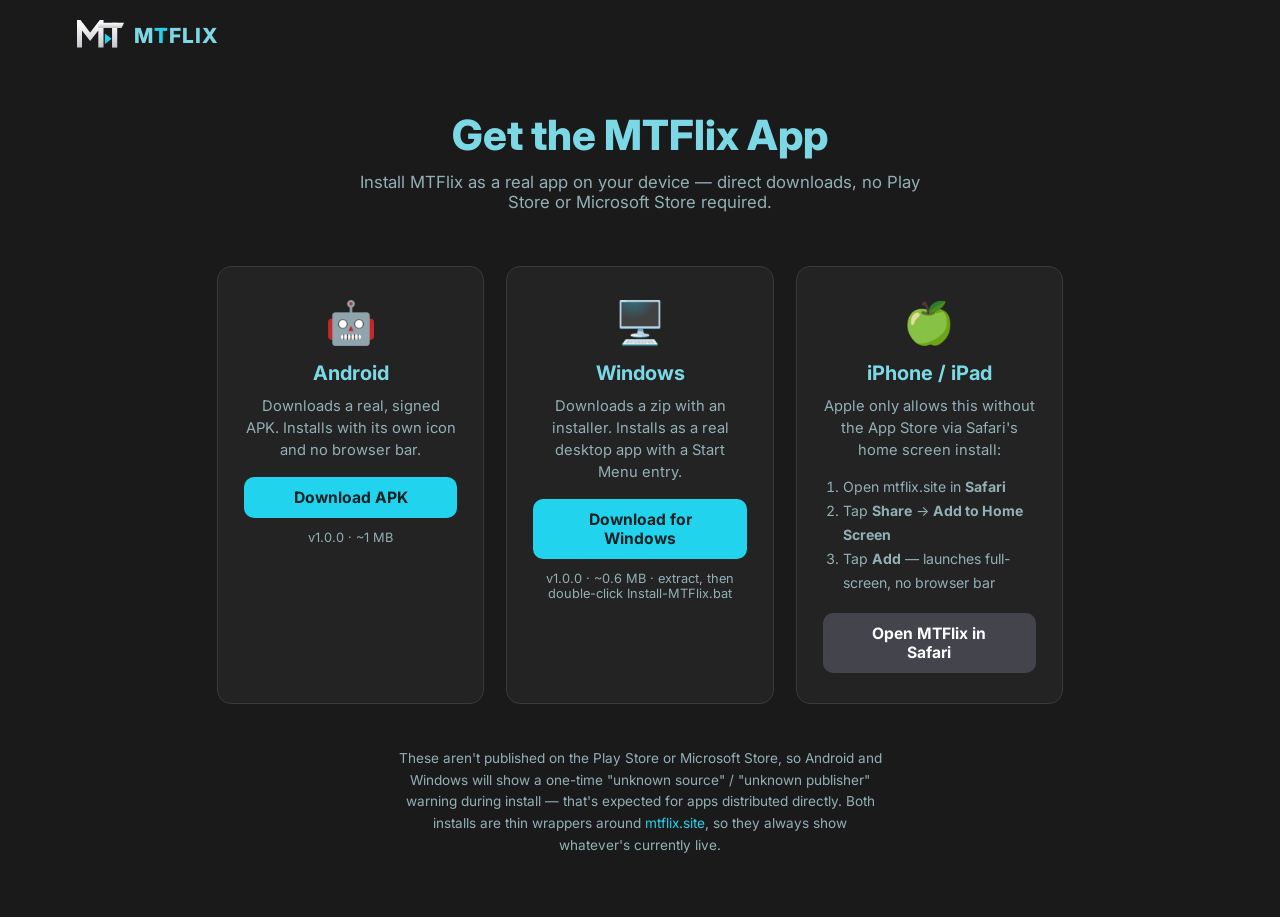
<file: download.html>
<!DOCTYPE html>
<html lang="en">
<head>
  <meta charset="UTF-8" />
  <meta name="viewport" content="width=device-width, initial-scale=1.0" />
  <title>Download MTFlix</title>
  <link rel="icon" type="image/svg+xml" href="favicon.svg" />
  <link rel="icon" type="image/png" sizes="192x192" href="icon-192.png" />
  <meta name="theme-color" content="#0a0a10" />
  <link rel="preconnect" href="https://fonts.googleapis.com" />
  <link rel="preconnect" href="https://fonts.gstatic.com" crossorigin />
  <link href="https://fonts.googleapis.com/css2?family=Inter:wght@400;500;600;700;800&display=swap" rel="stylesheet" />
  <link rel="stylesheet" href="styles.css?v=6" />
  <style>
    .dl-header {
      display: flex;
      align-items: center;
      gap: 10px;
      padding: 20px 6%;
    }
    .dl-header img { height: 30px; width: auto; }
    .dl-header span { font-size: 1.3rem; font-weight: 800; letter-spacing: 1px; }
    .dl-header span.accent { color: var(--accent); }

    .dl-hero {
      text-align: center;
      padding: 40px 6% 10px;
    }
    .dl-hero h1 { font-size: clamp(1.8rem, 4vw, 2.6rem); font-weight: 800; margin-bottom: 12px; }
    .dl-hero p { color: var(--muted); font-size: 1.05rem; max-width: 560px; margin: 0 auto; }

    .dl-grid {
      display: grid;
      grid-template-columns: repeat(auto-fit, minmax(260px, 1fr));
      gap: 22px;
      max-width: 1000px;
      margin: 44px auto;
      padding: 0 6%;
    }
    .dl-card {
      background: var(--surface);
      border: 1px solid var(--border);
      border-radius: 14px;
      padding: 30px 26px;
      display: flex;
      flex-direction: column;
      align-items: center;
      text-align: center;
      gap: 10px;
    }
    .dl-icon { font-size: 2.6rem; margin-bottom: 4px; }
    .dl-card h2 { font-size: 1.25rem; font-weight: 700; }
    .dl-card p.dl-desc { color: var(--muted); font-size: 0.92rem; line-height: 1.5; min-height: 66px; }
    .dl-card .btn { width: 100%; justify-content: center; margin-top: 6px; }
    .dl-meta { color: var(--muted); font-size: 0.8rem; margin-top: 2px; }

    .dl-steps {
      text-align: left;
      color: var(--muted);
      font-size: 0.88rem;
      line-height: 1.7;
      padding-left: 20px;
      margin: 4px 0 2px;
    }

    .dl-note {
      max-width: 640px;
      margin: 0 auto 60px;
      padding: 0 6%;
      text-align: center;
      color: var(--muted);
      font-size: 0.85rem;
      line-height: 1.6;
    }
    .dl-note a { color: var(--accent); }
  </style>
</head>
<body>

  <header class="dl-header">
    <a href="index.html" style="display:flex; align-items:center; gap:8px;">
      <img src="logo.svg" alt="MT" />
      <span>M<span class="accent">T</span>FLIX</span>
    </a>
  </header>

  <section class="dl-hero">
    <h1>Get the MTFlix App</h1>
    <p>Install MTFlix as a real app on your device — direct downloads, no Play Store or Microsoft Store required.</p>
  </section>

  <section class="dl-grid">

    <div class="dl-card">
      <div class="dl-icon">🤖</div>
      <h2>Android</h2>
      <p class="dl-desc">Downloads a real, signed APK. Installs with its own icon and no browser bar.</p>
      <a class="btn btn-accent" id="dl-android" href="https://github.com/Miguel-hub-ui/mtflix/releases/download/app-v1.0.0/MTFlix-Android.apk">Download APK</a>
      <p class="dl-meta">v1.0.0 · ~1 MB</p>
    </div>

    <div class="dl-card">
      <div class="dl-icon">🖥️</div>
      <h2>Windows</h2>
      <p class="dl-desc">Downloads a zip with an installer. Installs as a real desktop app with a Start Menu entry.</p>
      <a class="btn btn-accent" id="dl-windows" href="https://github.com/Miguel-hub-ui/mtflix/releases/download/app-v1.0.0/MTFlix-Windows.zip">Download for Windows</a>
      <p class="dl-meta">v1.0.0 · ~0.6 MB · extract, then double-click Install-MTFlix.bat</p>
    </div>

    <div class="dl-card">
      <div class="dl-icon">🍏</div>
      <h2>iPhone / iPad</h2>
      <p class="dl-desc">Apple only allows this without the App Store via Safari's home screen install:</p>
      <ol class="dl-steps">
        <li>Open mtflix.site in <strong>Safari</strong></li>
        <li>Tap <strong>Share</strong> → <strong>Add to Home Screen</strong></li>
        <li>Tap <strong>Add</strong> — launches full-screen, no browser bar</li>
      </ol>
      <a class="btn btn-ghost" href="index.html">Open MTFlix in Safari</a>
    </div>

  </section>

  <p class="dl-note">
    These aren't published on the Play Store or Microsoft Store, so Android and Windows will show a one-time
    "unknown source" / "unknown publisher" warning during install — that's expected for apps distributed directly.
    Both installs are thin wrappers around <a href="https://mtflix.site">mtflix.site</a>, so they always show whatever's currently live.
  </p>

</body>
</html>
</file>
<file: styles.css>
:root {
  --bg: #1a1a1a;
  --surface: #232323;
  --surface-2: #2e2e2e;
  --border: #3a3a3a;
  --text: #7dd8e6;
  --muted: #93b0b6;
  --accent: #22d3ee;
  --accent-hover: #67e8f9;
  --radius: 10px;
}

* { margin: 0; padding: 0; box-sizing: border-box; }

html { scroll-behavior: smooth; background: var(--bg); }
/* Taps shouldn't flash a grey box, and double-tap shouldn't wait to zoom. */
a, button, input, select, textarea, label, [role="button"], .card {
  -webkit-tap-highlight-color: transparent;
  touch-action: manipulation;
}

/* --- Installed app ---------------------------------------------------------
   html.is-app is set by the inline script in each page's <head> when MTFlix
   runs as an installed app. Strip what makes it feel like a web page: text
   selection, the long-press image/link menu, image dragging, rubber-band
   pull-to-refresh, and content sliding under the phone's status bar / notch. */
html.is-app,
html.is-app body {
  overscroll-behavior-y: none;
}
html.is-app body {
  -webkit-user-select: none;
  user-select: none;
  -webkit-touch-callout: none;
  -webkit-text-size-adjust: 100%;
}
html.is-app input,
html.is-app textarea,
html.is-app [contenteditable="true"] {
  -webkit-user-select: text;
  user-select: text;
  -webkit-touch-callout: default;
}
html.is-app img,
html.is-app a {
  -webkit-user-drag: none;
}
html.is-app .navbar {
  padding-top: calc(16px + env(safe-area-inset-top, 0px));
  padding-left: max(4%, env(safe-area-inset-left, 0px));
  padding-right: max(4%, env(safe-area-inset-right, 0px));
}
html.is-app .watch-shell {
  padding-top: calc(20px + env(safe-area-inset-top, 0px));
}

body {
  background: var(--bg);
  color: var(--text);
  font-family: "Inter", -apple-system, BlinkMacSystemFont, "Segoe UI", sans-serif;
  overflow-x: hidden;
}
body.body-locked {
  position: fixed;
  left: 0;
  right: 0;
  width: 100%;
  overflow-y: scroll;
}

img { display: block; }
a { color: inherit; text-decoration: none; }
button { font-family: inherit; cursor: pointer; }

.hidden { display: none !important; }
.muted { color: var(--muted); font-size: 0.85rem; }

.navbar {
  position: fixed;
  top: 0;
  left: 0;
  right: 0;
  z-index: 100;
  display: flex;
  align-items: center;
  gap: 28px;
  padding: 16px 4%;
  transition: background 0.3s ease;
}
.navbar.scrolled {
  background: rgba(10, 10, 16, 0.92);
  backdrop-filter: blur(12px);
  box-shadow: 0 8px 24px rgba(0, 0, 0, 0.45);
}

.logo {
  display: flex;
  align-items: center;
  gap: 3px;
  font-size: 1.45rem;
  font-weight: 800;
  letter-spacing: 1px;
  color: var(--accent);
  white-space: nowrap;
}
.logo span { color: var(--text); }
.logo-mark {
  height: 32px;
  width: auto;
  display: block;
}
.logo-text {
  color: var(--text);
}

.nav-links {
  display: flex;
  gap: 22px;
  flex: 1;
}
.nav-links a {
  font-size: 0.92rem;
  color: #d5d7de;
  font-weight: 500;
  transition: color 0.2s;
}
.nav-links a:hover, .nav-links a.active { color: var(--text); }
.nav-links a.active { font-weight: 700; }

.nav-burger {
  display: none;
  background: none;
  border: none;
  color: var(--text);
  padding: 6px;
  flex-shrink: 0;
}
.nav-burger svg { width: 24px; height: 24px; }

.nav-search {
  position: relative;
  display: flex;
  align-items: center;
  gap: 8px;
  background: rgba(255, 255, 255, 0.08);
  border: 1px solid transparent;
  border-radius: 24px;
  padding: 7px 14px;
  transition: border-color 0.2s, background 0.2s;
}
.nav-search:focus-within {
  border-color: var(--muted);
  background: rgba(0, 0, 0, 0.6);
}
.nav-search svg { width: 17px; height: 17px; color: var(--muted); flex-shrink: 0; }
.nav-search input {
  background: none;
  border: none;
  outline: none;
  color: var(--text);
  font-size: 0.9rem;
  width: 170px;
  font-family: inherit;
}
.nav-search input::placeholder { color: var(--muted); }

.search-suggest {
  position: absolute;
  top: calc(100% + 12px);
  left: 0;
  width: 340px;
  max-height: 440px;
  overflow-y: auto;
  background: rgba(15, 15, 22, 0.98);
  backdrop-filter: blur(10px);
  border: 1px solid var(--border);
  border-radius: 12px;
  box-shadow: 0 20px 50px rgba(0, 0, 0, 0.6);
  padding: 8px;
  z-index: 200;
}
.search-suggest-item {
  display: flex;
  gap: 12px;
  align-items: center;
  padding: 7px;
  border-radius: 8px;
  cursor: pointer;
}
.search-suggest-item:hover { background: rgba(255, 255, 255, 0.07); }
.search-suggest-item img {
  width: 42px;
  height: 60px;
  object-fit: cover;
  border-radius: 4px;
  background: var(--surface-2);
  flex-shrink: 0;
}
.search-suggest-item .ss-title { font-size: 0.85rem; font-weight: 600; color: var(--text); }
.search-suggest-item .ss-sub { font-size: 0.74rem; color: var(--muted); margin-top: 2px; }
.search-suggest-empty, .search-suggest-loading {
  padding: 16px 10px;
  text-align: center;
  color: var(--muted);
  font-size: 0.85rem;
}
.search-suggest-more {
  padding: 11px 8px;
  text-align: center;
  font-size: 0.82rem;
  font-weight: 600;
  color: var(--accent);
  cursor: pointer;
  border-top: 1px solid var(--border);
  margin-top: 4px;
}
.search-suggest-more:hover { color: var(--accent-hover); }

.avatar {
  width: 34px;
  height: 34px;
  border: none;
  border-radius: 7px;
  background: linear-gradient(135deg, #6c5ce7, #e50914);
  display: grid;
  place-items: center;
  font-weight: 700;
  font-size: 0.95rem;
  cursor: pointer;
  flex-shrink: 0;
  color: #fff;
  font-family: inherit;
}

.profile-gate {
  position: fixed;
  inset: 0;
  z-index: 240;
  background: linear-gradient(to bottom, #0f3d47 0%, var(--bg) 100%);
  display: grid;
  place-items: center;
  overflow-y: auto;
}
.gate-inner {
  text-align: center;
  padding: 40px 20px;
  width: min(760px, 100%);
}
.gate-title {
  font-size: clamp(1.8rem, 4vw, 3rem);
  font-weight: 800;
  margin-bottom: 40px;
}
.profile-grid {
  display: flex;
  flex-wrap: wrap;
  gap: 26px;
  justify-content: center;
  margin-bottom: 36px;
}
.profile-item {
  background: none;
  border: none;
  padding: 0;
  display: flex;
  flex-direction: column;
  align-items: center;
  gap: 12px;
  cursor: pointer;
  font-family: inherit;
  width: 104px;
}
.profile-box {
  width: 104px;
  height: 104px;
  border-radius: 12px;
  display: grid;
  place-items: center;
  position: relative;
  outline: 3px solid transparent;
  outline-offset: 3px;
  transition: transform 0.2s ease, outline-color 0.2s ease;
}
.profile-initial {
  font-size: 2.3rem;
  font-weight: 800;
  color: #fff;
}
.profile-item:hover .profile-box {
  transform: scale(1.07);
  outline-color: #fff;
}
.profile-label {
  font-size: 0.9rem;
  font-weight: 600;
  color: var(--muted);
  max-width: 100%;
  overflow: hidden;
  text-overflow: ellipsis;
  white-space: nowrap;
  transition: color 0.2s;
}
.profile-item:hover .profile-label { color: var(--text); }
.add-tile .profile-box {
  background: transparent !important;
  border: 2px dashed var(--border);
  color: var(--muted);
}
.add-tile:hover .profile-box {
  border-color: #fff;
  color: #fff;
}
.add-tile .profile-initial { font-size: 1.9rem; }
.profile-delete {
  position: absolute;
  top: -9px;
  right: -9px;
  width: 28px;
  height: 28px;
  border-radius: 50%;
  background: var(--accent);
  border: 2px solid #fff;
  color: #fff;
  font-size: 0.72rem;
  display: none;
  place-items: center;
  line-height: 1;
}
.gate-editing .profile-delete { display: grid; }
.gate-manage { margin-top: 4px; }

.add-profile-panel {
  width: min(420px, 92vw);
  margin: 26px auto 0;
  background: var(--surface);
  border: 1px solid var(--border);
  border-radius: 14px;
  padding: 26px;
  text-align: left;
  box-shadow: 0 24px 70px rgba(0, 0, 0, 0.6);
  animation: popIn 0.3s cubic-bezier(0.16, 1, 0.3, 1);
}
.add-profile-panel h2 { margin-bottom: 18px; }
#new-profile-name,
#editor-name {
  display: block;
  width: 100%;
  background: var(--surface-2);
  border: 1px solid var(--border);
  border-radius: 8px;
  color: var(--text);
  padding: 12px 14px;
  font-family: inherit;
  font-size: 0.95rem;
  outline: none;
  margin-bottom: 22px;
  box-sizing: border-box;
}
#new-profile-name:focus,
#editor-name:focus { border-color: var(--accent); }
.swatch-row {
  display: flex;
  gap: 10px;
  flex-wrap: wrap;
  margin-bottom: 20px;
}
.swatch {
  width: 38px;
  height: 38px;
  border-radius: 50%;
  border: none;
  cursor: pointer;
  outline: 3px solid transparent;
  outline-offset: 2px;
  transition: transform 0.15s ease, outline-color 0.15s ease;
}
.swatch.active { outline-color: #fff; }
.swatch:hover { transform: scale(1.12); }
.panel-actions { display: flex; gap: 10px; }
.panel-actions .btn {
  flex: 1;
  justify-content: center;
  padding: 10px 18px;
}

.hero {
  position: relative;
  height: min(88vh, 800px);
  min-height: 520px;
  overflow: hidden;
  cursor: grab;
  /* Swiping/dragging the banner is handled entirely in JS (it needs to tell
     a horizontal swipe from a vertical page-scroll before committing to
     either), and text selection starting under the pointer mid-drag would
     otherwise fight it. */
  touch-action: pan-y;
  user-select: none;
}
.hero-track {
  position: absolute;
  inset: 0;
  display: flex;
  height: 100%;
  transition: transform 0.55s cubic-bezier(0.22, 0.61, 0.36, 1);
}
.hero-track.dragging { transition: none; }
.hero:active { cursor: grabbing; }
.hero-slide {
  position: relative;
  flex: 0 0 100%;
  height: 100%;
  /* Flex items refuse to shrink below their content's min width by
     default; on phones the aspect-ratio deck cards would push the slide
     wider than the viewport and shove the right card off-screen. Allow
     the shrink. */
  min-width: 0;
}
.hero::after {
  content: "";
  position: absolute;
  inset: 0;
  background: linear-gradient(to top, var(--bg) 0%, transparent 14%);
  pointer-events: none;
}

/* Poster deck: five rounded portrait cards fanned across the banner -- a
   tall center card up front, its neighbors stepping down and tucking behind
   it so only part of each outer card peeks out (the owner's sketch). Flex +
   negative margins keeps the overlap self-centering at any viewport width.
   Each card is its own clickable movie. */
.hero-deck {
  position: relative;
  height: 100%;
  display: flex;
  align-items: center;
  justify-content: center;
  /* Top padding clears the fixed navbar; bottom padding clears the dots and
     .rows' -110px overlap into the hero (see .rows / .hero-dots). */
  padding: 96px 3vw 170px;
}
/* Ambient glow behind the deck so the fan reads as lifted off the page. */
.hero-deck-glow {
  position: absolute;
  inset: -10% -6%;
  z-index: 0;
  background: radial-gradient(ellipse 55% 45% at 50% 42%, rgba(34, 211, 238, 0.22), transparent 70%);
  pointer-events: none;
}
.hero-deck-card {
  position: relative;
  flex: 0 0 auto;
  border: none;
  padding: 0;
  border-radius: 20px;
  overflow: hidden;
  background: #0c0c12;
  cursor: pointer;
  translate: 0 0;
  transition: transform 0.4s cubic-bezier(0.22, 0.61, 0.36, 1), box-shadow 0.4s ease, translate 0.3s ease-out;
  box-shadow: 0 16px 36px rgba(0, 0, 0, 0.5);
}
/* Stacking order: center card on top, then the inner pair, outer pair at
   the back -- and any hovered card jumps above its neighbors. */
.hero-deck-slot-0,
.hero-deck-slot-4 { width: 18%; height: 76%; margin: 0 -3%; z-index: 1; }
.hero-deck-slot-1,
.hero-deck-slot-3 { width: 21%; height: 87%; margin: 0 -3%; z-index: 3; }
.hero-deck-slot-2 {
  width: 24%;
  height: 100%;
  z-index: 5;
  box-shadow: 0 24px 54px rgba(0, 0, 0, 0.55), 0 0 0 1px rgba(34, 211, 238, 0.3);
}
.hero-deck-card:hover { transform: translateY(-10px) scale(1.035); z-index: 6; }
/* Staggered fly-in every time a slide becomes active (see setHeroSlide) --
   the center card lands first, then its neighbors fan out from it.
   Deliberately never touches opacity: an animation-delay + fill-mode "both"
   holds the *from* keyframe until the delay elapses, and a backgrounded/
   throttled tab can stall that indefinitely -- with opacity in the mix that
   means an invisible card that never recovers, so the entrance is
   transform-only and worst case it just skips the fly-in. */
.hero-deck-card.hero-deck-enter { animation: hero-deck-in 0.7s cubic-bezier(0.22, 0.9, 0.34, 1) both; }
.hero-deck-slot-2.hero-deck-enter { animation-delay: 0.05s; }
.hero-deck-slot-1.hero-deck-enter,
.hero-deck-slot-3.hero-deck-enter { animation-delay: 0.16s; }
.hero-deck-slot-0.hero-deck-enter,
.hero-deck-slot-4.hero-deck-enter { animation-delay: 0.27s; }
@keyframes hero-deck-in {
  from { transform: translateY(30px) scale(0.94); }
}
.hero-deck-img {
  position: absolute;
  inset: 0;
  width: 100%;
  height: 100%;
  object-fit: cover;
  transition: transform 6s ease-out;
}
.hero-deck-card:hover .hero-deck-img { transform: scale(1.08); }
.hero-deck-shine {
  position: absolute;
  inset: 0;
  background: linear-gradient(135deg, rgba(34, 211, 238, 0.16), transparent 55%);
  mix-blend-mode: screen;
  pointer-events: none;
}
.hero-deck-play {
  position: absolute;
  top: 50%;
  left: 50%;
  width: 54px;
  height: 54px;
  border-radius: 50%;
  background: rgba(6, 8, 12, 0.55);
  backdrop-filter: blur(6px);
  color: #fff;
  display: flex;
  align-items: center;
  justify-content: center;
  opacity: 0;
  transform: translate(-50%, -50%) scale(0.8);
  transition: opacity 0.25s ease, transform 0.25s ease;
}
.hero-deck-card:hover .hero-deck-play { opacity: 1; transform: translate(-50%, -50%) scale(1); }
.hero-deck-play svg { width: 22px; height: 22px; }
.hero-deck-info {
  position: absolute;
  inset: auto 0 0 0;
  padding: 12px 13px 10px;
  background: linear-gradient(to top, rgba(4, 4, 8, 0.92) 15%, transparent);
}
.hero-deck-badge {
  display: inline-block;
  color: var(--accent);
  border: 1px solid rgba(34, 211, 238, 0.5);
  border-radius: 4px;
  padding: 1px 6px;
  font-size: 0.6rem;
  letter-spacing: 1.5px;
  font-weight: 700;
  margin-bottom: 5px;
}
.hero-deck-title {
  font-weight: 800;
  line-height: 1.2;
  font-size: 0.85rem;
  text-shadow: 0 2px 10px rgba(0, 0, 0, 0.7);
  display: -webkit-box;
  -webkit-line-clamp: 1;
  -webkit-box-orient: vertical;
  overflow: hidden;
}
.hero-deck-rating { display: block; margin-top: 4px; color: #ffd166; font-weight: 600; font-size: 0.75rem; }
.hero-deck-slot-2 .hero-deck-title { font-size: clamp(1.05rem, 1.9vw, 1.4rem); }
.hero-deck-slot-2 .hero-deck-info { padding: 14px 16px 12px; }

.btn {
  display: inline-flex;
  align-items: center;
  gap: 9px;
  border: none;
  border-radius: var(--radius);
  padding: 11px 26px;
  font-size: 0.98rem;
  font-weight: 700;
  transition: background 0.2s, transform 0.15s;
}
.btn:active { transform: scale(0.97); }
.btn svg { width: 19px; height: 19px; }
.btn-accent { background: var(--accent); color: #062024; }
.btn-accent:hover { background: var(--accent-hover); }
.btn-ghost { background: rgba(109, 109, 128, 0.45); color: #fff; backdrop-filter: blur(6px); }
.btn-ghost:hover { background: rgba(109, 109, 128, 0.65); }

.hero-dots {
  position: absolute;
  /* Above the row list's z-index: 5 too -- .rows overlaps the bottom of the
     hero by -110px (see .rows) to blend into it, which would otherwise
     bury dots placed too close to the bottom edge underneath that row. */
  z-index: 6;
  left: 50%;
  bottom: 130px;
  transform: translateX(-50%);
  display: flex;
  gap: 8px;
}
/* Little play-triangles, not plain bars -- echoes the logo's own triangle
   mark instead of a generic carousel indicator. */
.hero-dot {
  width: 10px;
  height: 10px;
  border: none;
  padding: 0;
  background: rgba(255, 255, 255, 0.35);
  clip-path: polygon(0% 0%, 100% 50%, 0% 100%);
  transition: background 0.3s, transform 0.3s;
}
.hero-dot.active { background: var(--accent); transform: scale(1.3); }

.hero-nav {
  position: absolute;
  z-index: 3;
  top: 50%;
  transform: translateY(-50%);
  width: 42px;
  height: 42px;
  display: flex;
  align-items: center;
  justify-content: center;
  border: none;
  border-radius: 50%;
  background: rgba(10, 10, 16, 0.45);
  color: #fff;
  backdrop-filter: blur(6px);
  opacity: 0;
  transition: opacity 0.2s, background 0.2s;
}
.hero-nav svg { width: 22px; height: 22px; }
.hero-nav-prev { left: 16px; }
.hero-nav-next { right: 16px; }
.hero:hover .hero-nav { opacity: 1; }
.hero-nav:hover { background: rgba(10, 10, 16, 0.8); }

.rows {
  position: relative;
  z-index: 5;
  margin-top: -110px;
  display: flex;
  flex-direction: column;
  gap: 44px;
  padding-bottom: 60px;
}
.rows.no-hero { margin-top: 0; }

.row-header {
  display: flex;
  align-items: baseline;
  justify-content: space-between;
  padding: 0 4%;
  margin-bottom: 12px;
}
.row-title { font-size: 1.25rem; font-weight: 700; letter-spacing: 0.2px; }
.row-see-more {
  background: none;
  border: 0;
  padding: 4px 0;
  color: var(--accent);
  font-family: inherit;
  font-size: 0.85rem;
  font-weight: 700;
  text-decoration: underline;
  text-underline-offset: 3px;
  white-space: nowrap;
  cursor: pointer;
  transition: color 0.15s;
}
.row-see-more:hover, .row-see-more:focus-visible { color: var(--accent-hover); }
.row-all-header { display: flex; align-items: center; gap: 12px; margin-bottom: 24px; }
.row-all-header .results-title { margin-bottom: 0; }
.row-all-back {
  display: grid;
  place-items: center;
  width: 36px;
  height: 36px;
  flex: none;
  background: var(--surface-2);
  border: 1px solid var(--border);
  border-radius: 50%;
  color: var(--text);
  cursor: pointer;
}
.row-all-back svg { width: 18px; height: 18px; }

.row-body { position: relative; }
.row-scroller {
  display: flex;
  gap: 12px;
  overflow-x: auto;
  scroll-behavior: smooth;
  padding: 8px 4%;
  scrollbar-width: none;
}
.row-scroller::-webkit-scrollbar { display: none; }

.row-nav {
  position: absolute;
  top: 0;
  bottom: 0;
  width: 52px;
  border: none;
  z-index: 10;
  display: grid;
  place-items: center;
  background: rgba(10, 10, 16, 0.55);
  color: #fff;
  opacity: 0;
  transition: opacity 0.25s, background 0.2s;
}
.row-nav svg { width: 26px; height: 26px; }
.row-nav.prev { left: 0; border-radius: 0 var(--radius) var(--radius) 0; }
.row-nav.next { right: 0; border-radius: var(--radius) 0 0 var(--radius); }
.row-nav:hover { opacity: 1; background: rgba(10, 10, 16, 0.75); }
.row-body:hover .row-nav { opacity: 0.85; }

.card {
  position: relative;
  flex-shrink: 0;
  width: 185px;
  border-radius: var(--radius);
  overflow: hidden;
  background: var(--surface);
  cursor: pointer;
  transition: transform 0.25s ease, box-shadow 0.25s ease;
}
.card:hover {
  transform: translateY(-6px) scale(1.03);
  box-shadow: 0 14px 34px rgba(0, 0, 0, 0.55);
  z-index: 5;
}
.card-poster {
  aspect-ratio: 2 / 3;
  width: 100%;
  object-fit: cover;
  background: var(--surface-2);
}
.card-info {
  position: absolute;
  left: 0;
  right: 0;
  bottom: 0;
  padding: 26px 10px 9px;
  background: linear-gradient(to top, rgba(5, 5, 10, 0.96) 30%, transparent);
}
.card-title {
  font-size: 0.82rem;
  font-weight: 600;
  white-space: nowrap;
  overflow: hidden;
  text-overflow: ellipsis;
}
.card-sub {
  display: flex;
  align-items: center;
  gap: 8px;
  margin-top: 3px;
  font-size: 0.72rem;
  color: var(--muted);
}
.card-rating { color: #ffd166; font-weight: 600; }

.card-ep-badge {
  position: absolute;
  top: 8px;
  left: 8px;
  background: rgba(10, 10, 16, 0.75);
  backdrop-filter: blur(6px);
  color: #fff;
  font-size: 0.68rem;
  font-weight: 700;
  letter-spacing: 0.3px;
  padding: 4px 8px;
  border-radius: 6px;
  z-index: 6;
}

.bookmark-btn {
  position: absolute;
  top: 8px;
  right: 8px;
  width: 32px;
  height: 32px;
  border-radius: 50%;
  border: none;
  background: rgba(10, 10, 16, 0.65);
  backdrop-filter: blur(6px);
  color: #fff;
  display: grid;
  place-items: center;
  opacity: 0;
  transition: opacity 0.2s, background 0.2s;
  z-index: 6;
}
.card:hover .bookmark-btn { opacity: 1; }
/* Touch screens have no hover, so the watchlist button would otherwise only
   show after tapping a card. */
@media (hover: none), (max-width: 768px) {
  .bookmark-btn { opacity: 1; }
}
.bookmark-btn svg { width: 15px; height: 15px; fill: none; stroke: currentColor; stroke-width: 2; }
.bookmark-btn:hover { background: var(--accent); }

.card.has-menu .bookmark-btn { right: 44px; }
.card-menu-btn {
  position: absolute;
  top: 8px;
  right: 8px;
  width: 32px;
  height: 32px;
  border-radius: 50%;
  border: none;
  background: rgba(10, 10, 16, 0.65);
  backdrop-filter: blur(6px);
  color: #fff;
  font-size: 1.1rem;
  font-weight: 700;
  line-height: 1;
  display: grid;
  place-items: center;
  cursor: pointer;
  transition: background 0.2s;
  z-index: 7;
}
.card-menu-btn:hover { background: var(--accent); }
.card-menu {
  position: fixed;
  z-index: 500;
  min-width: 130px;
  background: rgba(15, 15, 22, 0.98);
  backdrop-filter: blur(10px);
  border: 1px solid var(--border);
  border-radius: 10px;
  box-shadow: 0 20px 50px rgba(0, 0, 0, 0.6);
  overflow: hidden;
  animation: popIn 0.15s ease;
}
.card-menu-item {
  display: block;
  width: 100%;
  text-align: left;
  padding: 11px 14px;
  background: none;
  border: none;
  color: var(--text);
  font-size: 0.82rem;
  font-family: inherit;
  cursor: pointer;
}
.card-menu-item:hover { background: rgba(255, 255, 255, 0.07); color: var(--accent); }
.bookmark-btn.active { background: var(--accent); }
.bookmark-btn.active svg { fill: currentColor; }

.skeleton-card {
  flex-shrink: 0;
  width: 185px;
  aspect-ratio: 2 / 3;
  border-radius: var(--radius);
  background: linear-gradient(100deg, var(--surface) 40%, var(--surface-2) 50%, var(--surface) 60%);
  background-size: 200% 100%;
  animation: shimmer 1.4s infinite;
}
@keyframes shimmer {
  to { background-position: -200% 0; }
}

.discover-view { padding: 130px 4% 60px; min-height: 100vh; }
.discover-filterbar {
  display: flex;
  gap: 12px;
  flex-wrap: wrap;
  margin-bottom: 26px;
}
.discover-filterbar select {
  background: var(--surface-2);
  color: var(--text);
  border: 1px solid var(--border);
  border-radius: 8px;
  padding: 10px 14px;
  font-family: inherit;
  font-size: 0.88rem;
  outline: none;
  cursor: pointer;
  min-width: 150px;
}
.discover-filterbar select:focus { border-color: var(--accent); }
.genre-select { position: relative; min-width: 150px; }
.genre-select-btn {
  width: 100%;
  display: flex;
  align-items: center;
  justify-content: space-between;
  gap: 10px;
  background: var(--surface-2);
  color: var(--text);
  border: 1px solid var(--border);
  border-radius: 8px;
  padding: 10px 14px;
  font-family: inherit;
  font-size: 0.88rem;
  cursor: pointer;
  text-align: left;
}
.genre-select-btn::after {
  content: "";
  flex: none;
  width: 7px;
  height: 7px;
  border-right: 2px solid currentColor;
  border-bottom: 2px solid currentColor;
  transform: translateY(-2px) rotate(45deg);
  opacity: 0.8;
}
.genre-select-label { white-space: nowrap; overflow: hidden; text-overflow: ellipsis; }
.genre-select.open .genre-select-btn { border-color: var(--accent); }
.genre-select-panel {
  position: absolute;
  top: calc(100% + 4px);
  left: 0;
  z-index: 50;
  min-width: 100%;
  width: max-content;
  max-height: 340px;
  overflow-y: auto;
  background: var(--surface-2);
  border: 1px solid var(--border);
  border-radius: 8px;
  padding: 4px 0;
  box-shadow: 0 10px 30px rgba(0, 0, 0, 0.5);
}
.genre-select-panel.align-right { left: auto; right: 0; }
.genre-option {
  display: flex;
  align-items: center;
  gap: 9px;
  width: 100%;
  padding: 7px 14px;
  font-family: inherit;
  font-size: 0.86rem;
  color: var(--text);
  background: none;
  border: none;
  cursor: pointer;
  text-align: left;
}
.genre-option:hover { background: rgba(255, 255, 255, 0.07); }
.genre-option input {
  width: 15px;
  height: 15px;
  margin: 0;
  flex: none;
  accent-color: var(--accent);
  cursor: pointer;
}
.genre-clear { color: var(--muted); }
.discover-grid {
  display: grid;
  grid-template-columns: repeat(auto-fill, minmax(160px, 1fr));
  gap: 18px;
}
.discover-grid .card { width: auto; }
.discover-load-wrap {
  display: flex;
  justify-content: center;
  margin-top: 34px;
}

.search-results { padding: 120px 4% 60px; min-height: 100vh; }
.results-title { font-size: 1.4rem; font-weight: 700; margin-bottom: 6px; }
.results-sub { color: var(--muted); margin-bottom: 28px; }
.results-grid {
  display: grid;
  grid-template-columns: repeat(auto-fill, minmax(160px, 1fr));
  gap: 18px;
}
.results-grid .card { width: auto; }
.mylist-grid { grid-template-columns: repeat(auto-fill, minmax(190px, 1fr)); }
.empty-state {
  padding: 90px 20px;
  text-align: center;
  color: var(--muted);
}
.empty-state h2 { color: var(--text); margin-bottom: 10px; }

.modal-overlay {
  position: fixed;
  inset: 0;
  z-index: 200;
  background: rgba(4, 4, 8, 0.78);
  backdrop-filter: blur(8px);
  display: flex;
  align-items: center;
  justify-content: center;
  padding: 24px;
  animation: fadeIn 0.25s ease;
}
.modal {
  position: relative;
  width: min(880px, 100%);
  max-height: 90vh;
  overflow-y: auto;
  background: var(--surface);
  border-radius: 14px;
  box-shadow: 0 30px 90px rgba(0, 0, 0, 0.7);
  animation: popIn 0.3s cubic-bezier(0.16, 1, 0.3, 1);
  scrollbar-width: thin;
}
@keyframes fadeIn { from { opacity: 0; } }
@keyframes popIn { from { opacity: 0; transform: scale(0.94) translateY(16px); } }

.modal-hero {
  position: relative;
  aspect-ratio: 16 / 8.2;
  background: var(--surface-2) center / cover no-repeat;
}
.modal-hero::after {
  content: "";
  position: absolute;
  inset: 0;
  background: linear-gradient(to top, var(--surface) 0%, transparent 55%),
              linear-gradient(to right, rgba(21, 21, 31, 0.5), transparent 50%);
}

.modal-close {
  position: absolute;
  top: 14px;
  right: 14px;
  width: 38px;
  height: 38px;
  border-radius: 50%;
  border: none;
  background: rgba(10, 10, 16, 0.75);
  color: #fff;
  font-size: 1.05rem;
  display: grid;
  place-items: center;
  z-index: 5;
  transition: background 0.2s;
}
.modal-close:hover { background: var(--accent); }
.modal-trailer {
  position: absolute;
  inset: 0;
  z-index: 4;
  touch-action: manipulation;
}
.modal-trailer iframe {
  width: 100%;
  height: 100%;
  border: none;
  touch-action: manipulation;
}
/* ---------- Dedicated full-tab watch page (watch.html) ---------- */
body.watch-page {
  margin: 0;
  background: #000;
  min-height: 100vh;
}
.watch-shell {
  max-width: 1100px;
  margin: 0 auto;
  padding: 20px 24px 60px;
}
.watch-back-link {
  display: inline-flex;
  align-items: center;
  gap: 4px;
  color: var(--accent);
  font-weight: 700;
  font-size: 0.95rem;
  margin-bottom: 16px;
}
.watch-back-link:hover { text-decoration: underline; }
.watch-brand-name {
  font-weight: 800;
  letter-spacing: 0.06em;
  font-size: 0.78rem;
  color: var(--accent);
  white-space: nowrap;
}
.watch-type-tag {
  font-size: 0.72rem;
  font-weight: 600;
  color: var(--muted);
  padding: 3px 10px;
  border: 1px solid var(--border);
  border-radius: 20px;
  white-space: nowrap;
}
.watch-source-dropdown { position: relative; margin-left: auto; }
.watch-source-btn {
  display: flex;
  align-items: center;
  gap: 6px;
  background: var(--surface);
  border: 1px solid var(--border);
  color: var(--text);
  font-size: 0.78rem;
  font-weight: 600;
  font-family: inherit;
  padding: 9px 14px;
  border-radius: 20px;
  cursor: pointer;
  transition: border-color 0.2s;
}
.watch-source-btn:hover { border-color: var(--accent); }
.watch-source-btn .chevron {
  width: 14px;
  height: 14px;
  transition: transform 0.2s;
}
.watch-source-dropdown.open .chevron { transform: rotate(180deg); }
.watch-source-menu {
  position: absolute;
  top: calc(100% + 8px);
  right: 0;
  min-width: 150px;
  background: var(--surface-2);
  border: 1px solid var(--border);
  border-radius: 12px;
  padding: 6px;
  display: none;
  flex-direction: column;
  gap: 2px;
  z-index: 20;
  box-shadow: 0 20px 50px rgba(0, 0, 0, 0.6);
}
.watch-source-dropdown.open .watch-source-menu { display: flex; }
.watch-source-option {
  background: none;
  border: none;
  color: var(--muted);
  text-align: left;
  font-size: 0.8rem;
  font-weight: 600;
  font-family: inherit;
  padding: 9px 10px;
  border-radius: 8px;
  cursor: pointer;
}
.watch-source-option:hover { background: var(--surface); color: var(--text); }
.watch-source-option.active { background: var(--surface); color: var(--accent); }

/* Nested "SERVER" pill (Pro Multi / Cinesrc / 4K) shown when the active
   source bundles multiple backends, e.g. VidSrc. Sits left of the source
   dropdown, styled like the reference: red status dot + server name. */
.watch-server-dropdown { margin-left: 0; }
.watch-server-btn {
  border-color: rgba(229, 9, 20, 0.55);
  background: rgba(229, 9, 20, 0.08);
}
.watch-server-btn:hover { border-color: var(--accent); }
.watch-server-label-text {
  font-size: 0.62rem;
  font-weight: 800;
  letter-spacing: 0.1em;
  color: var(--muted);
}
#watch-server-name {
  display: inline-flex;
  align-items: center;
  gap: 6px;
}
#watch-server-name::before {
  content: "";
  width: 7px;
  height: 7px;
  border-radius: 50%;
  background: var(--accent);
  flex-shrink: 0;
}
.watch-server-dropdown .watch-source-menu {
  right: auto;
  left: 0;
  min-width: 140px;
}
/* A long server list scrolls instead of running out of the screen. */
.watch-source-menu {
  max-height: min(60vh, 340px);
  overflow-y: auto;
  overscroll-behavior: contain;
  -webkit-overflow-scrolling: touch;
}
.watch-source-option { flex-shrink: 0; }
/* Phones: .watch-card clips its children, and there the card is barely
   taller than the player, so a menu hanging under its button lost its last
   servers with no way to reach them. It is kept no taller than the player
   under it (16:9 of the card's width) and scrolls inside that. */
@media (max-width: 640px) {
  .watch-source-menu {
    max-height: calc((100vw - 32px) * 0.5625 - 16px);
  }
}

.watch-card {
  background: var(--surface);
  border: 1px solid var(--border);
  border-radius: 16px;
  overflow: hidden;
}
.watch-card-head {
  display: flex;
  align-items: center;
  gap: 10px;
  flex-wrap: wrap;
  padding: 16px 16px 14px;
}

.watch-stage {
  position: relative;
  aspect-ratio: 16 / 9;
  background: #000 center / cover no-repeat;
}
.watch-stage:not(.is-playing)::after {
  content: "";
  position: absolute;
  inset: 0;
  background: linear-gradient(to top, rgba(0, 0, 0, 0.65), rgba(0, 0, 0, 0.15) 55%);
}
/* Page-level fullscreen control for the player stage -- currently DISABLED
   (mountStageFsBtn returns early) because the servers' own fullscreen
   buttons were fixed at the iframe policy level (see injectPlayer). */
.watch-stage-fs-btn {
  position: absolute;
  right: 14px;
  bottom: 14px;
  /* Above .modal-trailer (z-index 4) and the next-episode prompt (z-index 7)
     sits higher only because it's a modal prompt. */
  z-index: 6;
  width: 40px;
  height: 40px;
  border-radius: 50%;
  border: none;
  background: rgba(10, 10, 16, 0.75);
  color: #fff;
  display: grid;
  place-items: center;
  cursor: pointer;
  transition: background 0.2s, opacity 0.25s ease;
}
.watch-stage-fs-btn svg { width: 18px; height: 18px; }
.watch-stage-fs-btn:hover,
.watch-stage-fs-btn:focus-visible { background: var(--accent); }

/* During normal playback the button stays out of the way until the cursor
   moves over the stage (or it gets keyboard focus -- covers touch users who
   tab/click it). Before play and while fullscreen it is always visible: in
   fullscreen it's the only reliable way back out, since the embed's own
   controls may be dead. */
.watch-stage.is-playing:not(:fullscreen) .watch-stage-fs-btn { opacity: 0; }
.watch-stage.is-playing:not(:fullscreen):hover .watch-stage-fs-btn,
.watch-stage.is-playing:not(:fullscreen) .watch-stage-fs-btn:focus-visible { opacity: 1; }
.watch-stage:fullscreen .watch-stage-fs-btn {
  opacity: 1;
  width: 48px;
  height: 48px;
  right: 20px;
  bottom: 20px;
}

/* When the stage itself goes fullscreen it fills the viewport and the iframe
   stretches with it. The stage -- not the iframe -- is the fullscreen element,
   so switching servers (which only rewrites the stage's children) can never
   strand the Fullscreen API. */
.watch-stage:fullscreen {
  width: 100vw;
  height: 100vh;
  aspect-ratio: auto;
  border-radius: 0;
  overflow: hidden;
  background: #000;
}
.watch-stage:fullscreen .modal-trailer,
.watch-stage:fullscreen .modal-trailer iframe {
  width: 100%;
  height: 100%;
}
/* Fallback for older Safari, which only implemented the prefixed API. */
.watch-stage:-webkit-full-screen {
  width: 100vw;
  height: 100vh;
  aspect-ratio: auto;
  border-radius: 0;
  overflow: hidden;
  background: #000;
}
.watch-stage:-webkit-full-screen .modal-trailer,
.watch-stage:-webkit-full-screen .modal-trailer iframe {
  width: 100%;
  height: 100%;
}

.watch-info {
  max-width: 1100px;
  margin: 26px auto 0;
}
.watch-info-label {
  font-size: 0.7rem;
  font-weight: 700;
  letter-spacing: 0.1em;
  color: var(--accent);
}
.watch-info-title { font-size: 1.3rem; font-weight: 800; margin: 6px 0 14px; }
.watch-info-divider { height: 1px; background: var(--border); margin-bottom: 16px; }
.watch-info-desc { color: var(--muted); line-height: 1.6; max-width: 760px; font-size: 0.88rem; }
.watch-episodes { max-width: 1100px; margin: 8px auto 0; }
.watch-episodes .modal-section-title { margin-top: 18px; }

@media (max-width: 640px) {
  .watch-shell { padding: 14px 16px 40px; }
  .watch-brand-name { display: none; }
  .watch-card-head { padding: 12px 14px 12px; gap: 8px; }
}
/* Phones held upright: the 16:9 stage is only ~200px tall there, and the
   servers' own controls (CineSrc's server list, settings, seek bar) live
   inside the iframe where MTFlix can't restyle them -- drawn at that size
   they overlapped and the server list was cut off. Laying the frame out
   1/0.6 larger and scaling it back down zooms out only what's inside the
   stage; the page around it is untouched. Cropped frames (scrolling="no")
   size themselves inline in cropSiteFrame, so they're left alone, and a
   fullscreen frame drops the transform by the browser's own rules. */
@media (max-width: 640px) and (orientation: portrait) {
  .watch-stage:not(:fullscreen) .modal-trailer { overflow: hidden; }
  .watch-stage:not(:fullscreen) .modal-trailer iframe:not([scrolling]) {
    width: calc(100% / 0.6);
    height: calc(100% / 0.6);
    transform: scale(0.6);
    transform-origin: 0 0;
  }
}

.next-ep-prompt {
  position: absolute;
  right: 20px;
  bottom: 20px;
  z-index: 7;
  animation: popIn 0.3s cubic-bezier(0.16, 1, 0.3, 1);
}
.next-ep-btn {
  position: relative;
  overflow: hidden;
  display: flex;
  align-items: center;
  gap: 10px;
  border: none;
  border-radius: 999px;
  padding: 14px 26px;
  background: #98989e;
  box-shadow: 0 20px 50px rgba(0, 0, 0, 0.5);
  cursor: pointer;
  font-family: inherit;
}
.next-ep-fill {
  position: absolute;
  inset: 0;
  width: 0%;
  background: #ffffff;
  animation: nextEpFill 4s linear forwards;
}
@keyframes nextEpFill {
  from { width: 0%; }
  to { width: 100%; }
}
.next-ep-content {
  position: relative;
  z-index: 1;
  display: flex;
  align-items: center;
  gap: 8px;
  color: #16161c;
  font-weight: 700;
  font-size: 0.95rem;
  white-space: nowrap;
}
.next-ep-content svg { width: 18px; height: 18px; flex-shrink: 0; }
.next-ep-content small { font-weight: 600; opacity: 0.65; font-size: 0.78rem; }
.next-ep-cancel {
  position: absolute;
  top: -10px;
  right: -10px;
  z-index: 2;
  width: 24px;
  height: 24px;
  border-radius: 50%;
  border: 2px solid var(--bg);
  background: rgba(10, 10, 16, 0.9);
  color: #fff;
  font-size: 0.65rem;
  display: grid;
  place-items: center;
  cursor: pointer;
}
.next-ep-cancel:hover { background: var(--accent); }

@media (max-width: 640px) {
  .next-ep-btn { padding: 12px 20px; }
  .next-ep-content { font-size: 0.85rem; }
}

.modal-body { padding: 26px 34px 36px; }
.modal-title-row {
  display: flex;
  align-items: flex-start;
  justify-content: space-between;
  gap: 18px;
  flex-wrap: wrap;
}
.modal-title { font-size: 1.9rem; font-weight: 800; line-height: 1.15; }
/* Movie/show names read in white, not the app's cyan text color -- everything
   else (person names, cast, UI chrome) keeps the cyan. */
.card-title,
.hero-deck-title,
.watch-info-title,
.modal-title:not(.person-name),
.search-suggest-item .ss-title {
  color: #fff;
}
.modal-tagline { color: var(--muted); font-style: italic; margin-top: 5px; font-size: 0.95rem; }
.modal-actions { display: flex; gap: 10px; margin-top: 18px; flex-wrap: wrap; }

.modal-facts {
  display: flex;
  align-items: center;
  flex-wrap: wrap;
  gap: 10px 18px;
  margin-top: 18px;
  font-size: 0.9rem;
  color: #d5d7de;
}
.fact-rating { color: #ffd166; font-weight: 700; }
.match { color: #46d369; font-weight: 700; }
.fact-border { border: 1px solid var(--border); border-radius: 4px; padding: 1px 7px; font-size: 0.75rem; color: var(--muted); }

.genre-pills { display: flex; flex-wrap: wrap; gap: 8px; margin-top: 16px; }
.genre-pill {
  background: var(--surface-2);
  border: 1px solid var(--border);
  border-radius: 999px;
  padding: 5px 13px;
  font-size: 0.78rem;
  color: #d5d7de;
}

.modal-section-title {
  font-size: 1.02rem;
  font-weight: 700;
  margin: 30px 0 14px;
}
.cast-list {
  display: grid;
  grid-template-columns: repeat(auto-fill, minmax(96px, 1fr));
  gap: 14px;
}
.cast-item { text-align: center; cursor: pointer; }
.cast-photo {
  width: 84px;
  height: 84px;
  border-radius: 50%;
  object-fit: cover;
  margin: 0 auto 8px;
  background: var(--surface-2);
  border: 2px solid var(--border);
  transition: border-color 0.2s;
}
.cast-item:hover .cast-photo { border-color: var(--accent); }
.cast-name { font-size: 0.78rem; font-weight: 600; transition: color 0.2s; }
.cast-item:hover .cast-name { color: var(--accent); }
.cast-role { font-size: 0.7rem; color: var(--muted); }

.person-modal-body { padding-top: 60px; }
.person-head {
  display: flex;
  align-items: center;
  gap: 16px;
  margin-bottom: 6px;
}
.person-photo {
  width: 84px;
  height: 84px;
  border-radius: 50%;
  object-fit: cover;
  background: var(--surface-2);
  border: 2px solid var(--border);
  flex-shrink: 0;
}
.person-name { font-size: 1.5rem; }
.person-bio {
  color: var(--muted);
  line-height: 1.6;
  font-size: 0.9rem;
  margin-top: 18px;
}

.similar-grid {
  display: grid;
  grid-template-columns: repeat(auto-fill, minmax(130px, 1fr));
  gap: 12px;
}
.similar-grid .card { width: auto; }
.similar-grid .card-info { display: none; }
.similar-grid .card:hover .card-info { display: block; }

.footer {
  padding: 40px 4% 96px;
  border-top: 1px solid var(--border);
  font-size: 0.85rem;
  color: #cfd2da;
  display: flex;
  flex-direction: column;
  gap: 8px;
}
.footer a { color: var(--accent); font-weight: 600; text-decoration: underline; text-underline-offset: 2px; }
.footer a:hover { color: var(--accent-hover); }

.bottom-nav { display: none; }

.setup-overlay {
  position: fixed;
  inset: 0;
  z-index: 300;
  background: radial-gradient(circle at 20% 10%, #0e2d33, var(--bg) 60%);
  display: flex;
  align-items: center;
  justify-content: center;
  padding: 20px;
}
.setup-panel {
  width: min(520px, 100%);
  background: var(--surface);
  border: 1px solid var(--border);
  border-radius: 16px;
  padding: 38px 36px;
  box-shadow: 0 30px 90px rgba(0, 0, 0, 0.6);
}
.setup-panel h1 { font-size: 1.5rem; margin-bottom: 12px; }
.setup-panel p { color: #cfd2da; font-size: 0.93rem; line-height: 1.55; margin-bottom: 16px; }
.setup-panel a { color: var(--accent-hover); font-weight: 600; }
.setup-logo {
  display: flex;
  align-items: center;
  gap: 3px;
  font-weight: 800;
  font-size: 1.3rem;
  letter-spacing: 1px;
  color: var(--accent);
  margin-bottom: 22px;
}
.setup-logo span { color: var(--text); }
.setup-logo-mark { height: 28px; width: auto; display: block; }
.setup-steps {
  margin: 0 0 22px 18px;
  color: var(--muted);
  font-size: 0.87rem;
  line-height: 1.8;
}
#api-key-input {
  width: 100%;
  background: var(--surface-2);
  border: 1px solid var(--border);
  border-radius: var(--radius);
  color: var(--text);
  font-family: inherit;
  font-size: 0.92rem;
  padding: 12px 14px;
  outline: none;
  margin-bottom: 14px;
}
#api-key-input:focus { border-color: var(--accent); }
#api-key-save { width: 100%; justify-content: center; }
.setup-error { color: #ff6b73 !important; font-weight: 600; }

#toast-root {
  position: fixed;
  bottom: 26px;
  left: 50%;
  transform: translateX(-50%);
  z-index: 400;
  display: flex;
  flex-direction: column;
  gap: 8px;
  align-items: center;
}
.toast {
  background: var(--surface-2);
  border: 1px solid var(--border);
  color: var(--text);
  padding: 11px 22px;
  border-radius: 999px;
  font-size: 0.88rem;
  font-weight: 500;
  box-shadow: 0 12px 30px rgba(0, 0, 0, 0.5);
  animation: toastIn 0.3s ease;
}
@keyframes toastIn {
  from { opacity: 0; transform: translateY(14px); }
}

#messageArea {
  position: fixed;
  left: 18px;
  bottom: 18px;
  z-index: 500;
  background: rgba(21, 21, 31, 0.92);
  border: 1px solid var(--border);
  border-radius: 8px;
  padding: 7px 13px;
  font-size: 0.78rem;
  font-weight: 600;
  color: var(--text);
  display: none;
  box-shadow: 0 10px 26px rgba(0, 0, 0, 0.5);
}
#messageArea:not(:empty) { display: block; }

.episodes-season-row {
  display: flex;
  align-items: center;
  gap: 12px;
  margin-bottom: 20px;
  font-size: 0.9rem;
  color: var(--muted);
}
/* The voice rows under the player hold up to four controls: on a phone they
   wrap instead of running off the side. */
#watch-dub-row,
#watch-sub-row {
  flex-wrap: wrap;
}
.episodes-season-row select {
  background: var(--surface-2);
  color: var(--text);
  border: 1px solid var(--border);
  border-radius: 8px;
  padding: 9px 14px;
  font-family: inherit;
  font-size: 0.88rem;
  outline: none;
  cursor: pointer;
  flex: 1;
  max-width: 260px;
}
.episodes-season-row select:focus { border-color: var(--accent); }

.episodes-list { display: flex; flex-direction: column; gap: 14px; }
.episode-row {
  display: flex;
  align-items: center;
  gap: 14px;
  background: var(--surface-2);
  border-radius: 12px;
  padding: 12px;
  cursor: pointer;
  transition: background 0.15s ease;
}
.episode-row:hover { background: rgba(255, 255, 255, 0.06); }
.episode-thumb {
  width: 130px;
  height: 74px;
  object-fit: cover;
  border-radius: 8px;
  flex-shrink: 0;
  background: #1e1e2b;
}
.episode-info { flex: 1; min-width: 0; }
.episode-num { color: var(--accent); font-weight: 800; font-size: 0.82rem; margin-bottom: 2px; }
.episode-title { font-weight: 700; font-size: 0.95rem; margin-bottom: 4px; }
.episode-desc {
  color: var(--muted);
  font-size: 0.82rem;
  line-height: 1.4;
  display: -webkit-box;
  -webkit-line-clamp: 2;
  -webkit-box-orient: vertical;
  overflow: hidden;
}
.episode-play {
  background: none;
  border: none;
  color: var(--muted);
  font-size: 1.6rem;
  cursor: pointer;
  flex-shrink: 0;
  padding: 0 6px;
}
.episode-play:hover { color: var(--text); }
.episode-watched-toggle {
  display: block;
  width: 26px;
  height: 26px;
  border-radius: 50%;
  border: 2px solid var(--muted);
  background: none;
  flex-shrink: 0;
}
.episode-watched-toggle.watched {
  border-color: var(--accent);
  background: var(--accent);
  position: relative;
}
.episode-watched-toggle.watched::after {
  content: "✓";
  position: absolute;
  inset: 0;
  display: flex;
  align-items: center;
  justify-content: center;
  color: #fff;
  font-size: 0.8rem;
  font-weight: 800;
}

@media (max-width: 640px) {
  .episode-thumb { width: 96px; height: 56px; }
  .episode-title { font-size: 0.85rem; }
  .episode-desc { font-size: 0.76rem; -webkit-line-clamp: 1; }
  .episode-row { gap: 10px; padding: 10px; }
}

.admin-overlay {
  position: fixed;
  inset: 0;
  z-index: 300;
  background: rgba(6, 6, 10, 0.8);
  backdrop-filter: blur(6px);
  display: flex;
  justify-content: center;
  overflow-y: auto;
  padding: 40px 16px;
}
.admin-panel {
  width: 100%;
  max-width: 820px;
  background: var(--surface);
  border-radius: 14px;
  padding: 28px 26px 40px;
  height: fit-content;
}
.admin-head { display: flex; align-items: center; gap: 14px; margin-bottom: 20px; }
.admin-head h2 { font-size: 1.5rem; font-weight: 800; }
.admin-search {
  width: 100%;
  background: var(--surface-2);
  border: 1px solid var(--border);
  border-radius: 8px;
  padding: 11px 14px;
  color: var(--text);
  font-family: inherit;
  font-size: 0.9rem;
  outline: none;
  margin-bottom: 20px;
  box-sizing: border-box;
}
.admin-search:focus { border-color: var(--accent); }
.admin-stats { display: flex; gap: 14px; margin-bottom: 24px; flex-wrap: wrap; }
.admin-stat {
  flex: 1;
  min-width: 110px;
  background: var(--surface-2);
  border-radius: 10px;
  padding: 14px 16px;
  text-align: center;
}
.admin-stat-num { display: block; font-size: 1.5rem; font-weight: 800; color: var(--accent); }
.admin-stat-label { font-size: 0.76rem; color: var(--muted); text-transform: uppercase; letter-spacing: 1px; }
.admin-list { display: flex; flex-direction: column; gap: 14px; }
.admin-card { background: var(--surface-2); border-radius: 12px; padding: 16px 18px; }
.admin-card-top { display: flex; justify-content: space-between; gap: 12px; margin-bottom: 12px; flex-wrap: wrap; }
.admin-email { font-weight: 700; font-size: 0.95rem; }
.admin-uid { font-size: 0.72rem; color: var(--muted); margin-top: 2px; word-break: break-all; }
.admin-dates { font-size: 0.76rem; color: var(--muted); text-align: right; line-height: 1.5; }
.admin-profiles { display: flex; flex-wrap: wrap; gap: 6px; margin-bottom: 12px; }
.admin-profile-chip {
  background: rgba(255, 255, 255, 0.08);
  border-radius: 20px;
  padding: 4px 12px;
  font-size: 0.78rem;
}
.admin-profile-chip.empty { color: var(--muted); font-style: italic; }

.admin-field-row { margin-bottom: 14px; }
.admin-field-label {
  display: block;
  font-size: 0.72rem;
  color: var(--muted);
  text-transform: uppercase;
  letter-spacing: 1px;
  font-weight: 700;
  margin-bottom: 6px;
}
.admin-field-inline { display: flex; gap: 8px; }
.admin-name-input {
  flex: 1;
  background: var(--surface);
  border: 1px solid var(--border);
  border-radius: 8px;
  padding: 9px 12px;
  color: var(--text);
  font-family: inherit;
  font-size: 0.86rem;
  outline: none;
  min-width: 0;
}
.admin-name-input:focus { border-color: var(--accent); }
.admin-profile-list { display: flex; flex-direction: column; gap: 8px; }
.admin-profile-row { display: flex; gap: 8px; align-items: center; }
.admin-profile-name-input {
  flex: 1;
  background: var(--surface);
  border: 1px solid var(--border);
  border-radius: 8px;
  padding: 8px 12px;
  color: var(--text);
  font-family: inherit;
  font-size: 0.84rem;
  outline: none;
  min-width: 0;
}
.admin-profile-name-input:focus { border-color: var(--accent); }
.admin-profile-row-actions { display: flex; gap: 4px; flex-shrink: 0; }
.admin-mini-btn {
  background: rgba(255, 255, 255, 0.08);
  border: 1px solid var(--border);
  color: var(--text);
  border-radius: 7px;
  width: 34px;
  height: 34px;
  font-size: 0.9rem;
  cursor: pointer;
  display: flex;
  align-items: center;
  justify-content: center;
  flex-shrink: 0;
}
.admin-mini-btn:hover { background: rgba(255, 255, 255, 0.16); }
.admin-profile-delete-btn:hover { background: rgba(229, 9, 20, 0.25); border-color: var(--accent); }

.admin-card-stats { display: flex; gap: 18px; font-size: 0.82rem; color: var(--muted); margin-bottom: 12px; }
.admin-you-tag {
  display: inline-block;
  background: var(--accent);
  color: #fff;
  font-size: 0.65rem;
  font-weight: 700;
  padding: 2px 8px;
  border-radius: 20px;
  vertical-align: middle;
  margin-left: 4px;
}
.admin-self-note { font-size: 0.8rem; color: var(--muted); font-style: italic; margin: 0; }
.admin-card-actions {
  border-top: 1px solid var(--border);
  padding-top: 12px;
  display: flex;
  justify-content: space-between;
  align-items: center;
  gap: 12px;
  flex-wrap: wrap;
}
.admin-console-link { font-size: 0.78rem; color: var(--muted); text-decoration: underline; }
.admin-console-link:hover { color: var(--text); }
.admin-card-buttons { display: flex; gap: 8px; flex-wrap: wrap; }
.admin-card-buttons .btn { padding: 7px 14px; font-size: 0.8rem; }

@media (max-width: 640px) {
  .admin-panel { padding: 20px 16px 32px; }
  .admin-card-top { flex-direction: column; }
  .admin-dates { text-align: left; }
}

.card-progress {
  position: absolute;
  left: 8px;
  right: 8px;
  bottom: 52px;
  height: 3px;
  border-radius: 2px;
  background: rgba(255, 255, 255, 0.25);
  overflow: hidden;
  z-index: 4;
}
.card-progress span { display: block; height: 100%; background: var(--accent); }

.avatar-wrap { position: relative; }
.avatar-menu {
  position: absolute;
  top: 46px;
  right: 0;
  width: 210px;
  background: var(--surface);
  border: 1px solid var(--border);
  border-radius: 10px;
  box-shadow: 0 18px 50px rgba(0, 0, 0, 0.55);
  overflow: hidden;
  z-index: 150;
}
.avatar-menu-head {
  padding: 12px 14px;
  border-bottom: 1px solid var(--border);
}
.avatar-menu-head strong { display: block; font-size: 0.9rem; }
.avatar-menu-head span { font-size: 0.74rem; color: var(--muted); }
.avatar-menu button {
  display: block;
  width: 100%;
  text-align: left;
  background: none;
  border: none;
  color: #d5d7de;
  padding: 11px 14px;
  font-size: 0.87rem;
  font-family: inherit;
  cursor: pointer;
}
.avatar-menu button:hover { background: var(--surface-2); color: #fff; }
#menu-signout:hover { background: rgba(229, 9, 20, 0.3); }

.auth-screen {
  position: fixed;
  inset: 0;
  z-index: 260;
  background: radial-gradient(circle at 50% 20%, #0e2d33, var(--bg) 65%);
  display: flex;
  align-items: center;
  justify-content: center;
  padding: 20px;
  overflow-y: auto;
}

.signout-apology {
  position: fixed;
  top: max(16px, env(safe-area-inset-top));
  left: 50%;
  transform: translateX(-50%);
  z-index: 261;
  width: min(420px, calc(100% - 32px));
  display: flex;
  align-items: flex-start;
  gap: 12px;
  padding: 14px 14px 14px 16px;
  background: var(--surface);
  border: 1px solid rgba(34, 211, 238, 0.45);
  border-radius: 12px;
  box-shadow: 0 12px 32px rgba(0, 0, 0, 0.5);
  color: var(--text);
  animation: apology-in 0.35s ease-out;
  transition: opacity 0.25s, transform 0.25s;
}
.signout-apology.leaving { opacity: 0; transform: translate(-50%, -12px); }
.signout-apology-icon { font-size: 1.4rem; line-height: 1.2; }
.signout-apology > div { flex: 1; min-width: 0; }
.signout-apology strong { display: block; font-size: 0.95rem; margin-bottom: 3px; }
.signout-apology p { margin: 0; font-size: 0.84rem; line-height: 1.4; color: var(--muted); }
.signout-apology button {
  flex: none;
  background: none;
  border: 0;
  color: var(--muted);
  font-size: 1rem;
  cursor: pointer;
  padding: 2px 4px;
}
@keyframes apology-in {
  from { opacity: 0; transform: translate(-50%, -16px); }
  to { opacity: 1; transform: translate(-50%, 0); }
}

.auth-panel {
  width: min(420px, 100%);
  background: var(--surface);
  border: 1px solid var(--border);
  border-radius: 16px;
  padding: 36px 32px;
  box-shadow: 0 30px 90px rgba(0, 0, 0, 0.65);
}
.auth-tabs {
  display: flex;
  background: var(--surface-2);
  border-radius: 10px;
  padding: 4px;
  margin-bottom: 24px;
}
.auth-tabs button {
  flex: 1;
  background: none;
  border: none;
  color: var(--muted);
  padding: 9px;
  border-radius: 8px;
  font-weight: 700;
  font-size: 0.9rem;
  cursor: pointer;
  font-family: inherit;
  transition: background 0.2s, color 0.2s;
}
.auth-tabs button.active { background: var(--accent); color: #fff; }
.auth-screen form {
  display: flex;
  flex-direction: column;
  gap: 12px;
}
.auth-screen input {
  background: var(--surface-2);
  border: 1px solid var(--border);
  border-radius: 8px;
  color: var(--text);
  padding: 11px 13px;
  font-family: inherit;
  font-size: 0.93rem;
  outline: none;
}
.auth-screen input:focus { border-color: var(--accent); }
.auth-error {
  color: #ff6b73;
  font-weight: 600;
  font-size: 0.83rem;
  margin: 0;
}
.guest-link {
  display: block;
  margin: 18px auto 0;
  background: none;
  border: none;
  color: var(--muted);
  font-size: 0.85rem;
  cursor: pointer;
  font-family: inherit;
  text-decoration: underline;
  text-underline-offset: 3px;
}
.guest-link:hover { color: #fff; }
.auth-note {
  text-align: center;
  color: var(--muted);
  font-size: 0.73rem;
  margin-top: 16px;
  line-height: 1.5;
}

.verify-title { font-size: 1.15rem; font-weight: 700; margin-bottom: 6px; }
.verify-sub {
  color: var(--muted);
  font-size: 0.87rem;
  line-height: 1.5;
  margin-bottom: 16px;
}
.verify-sent-note {
  background: rgba(46, 204, 113, 0.1);
  border: 1px solid rgba(46, 204, 113, 0.35);
  color: #6fe3a0;
  border-radius: 10px;
  padding: 10px 13px;
  font-size: 0.83rem;
  line-height: 1.5;
  margin-bottom: 18px;
}
.demo-email {
  background: var(--surface-2);
  border: 1px solid var(--border);
  border-radius: 10px;
  overflow: hidden;
  margin-bottom: 18px;
}
.demo-email-head {
  padding: 9px 13px;
  font-size: 0.76rem;
  color: var(--muted);
  border-bottom: 1px solid var(--border);
}
.demo-email-body {
  padding: 14px 16px 18px;
  font-size: 0.88rem;
  color: #d5d7de;
  line-height: 1.55;
}
.demo-email-body p { margin-bottom: 8px; }
.code-big {
  font-size: 1.7rem;
  font-weight: 800;
  letter-spacing: 10px;
  color: var(--text);
  text-align: center;
  padding: 6px 0 4px;
  font-variant-numeric: tabular-nums;
}
.code-row {
  display: flex;
  gap: 8px;
  justify-content: center;
  margin-bottom: 14px;
}
.code-box {
  width: 44px;
  height: 52px;
  background: var(--surface-2);
  border: 1px solid var(--border);
  border-radius: 8px;
  color: var(--text);
  text-align: center;
  font-family: inherit;
  font-size: 1.3rem;
  font-weight: 700;
  outline: none;
  transition: border-color 0.15s;
}
.code-box:focus { border-color: var(--accent); }
#form-verify .btn-accent { width: 100%; justify-content: center; }
.verify-links {
  display: flex;
  justify-content: space-between;
  margin-top: 16px;
}
.link-btn {
  background: none;
  border: none;
  color: var(--muted);
  font-size: 0.82rem;
  cursor: pointer;
  font-family: inherit;
  text-decoration: underline;
  text-underline-offset: 3px;
}
.link-btn:hover { color: #fff; }
.forgot-pass-link { display: block; margin: 12px auto 0; text-align: center; }
.remember-me-row {
  display: flex;
  align-items: center;
  gap: 9px;
  cursor: pointer;
  color: var(--muted);
  font-size: 0.86rem;
  margin: -6px 0 4px;
  user-select: none;
}
.remember-me-row input[type="checkbox"] {
  appearance: none;
  -webkit-appearance: none;
  width: 18px;
  height: 18px;
  border: 1px solid var(--border);
  border-radius: 5px;
  background: var(--surface-2);
  cursor: pointer;
  flex-shrink: 0;
  position: relative;
  margin: 0;
}
.remember-me-row input[type="checkbox"]:checked {
  background: var(--accent);
  border-color: var(--accent);
}
.remember-me-row input[type="checkbox"]:checked::after {
  content: "✓";
  position: absolute;
  inset: 0;
  display: flex;
  align-items: center;
  justify-content: center;
  color: #fff;
  font-size: 0.72rem;
  font-weight: 800;
}

.track-row {
  display: flex;
  flex-wrap: wrap;
  gap: 12px;
  align-items: center;
  justify-content: space-between;
  margin-top: 18px;
}
.track-pills { display: flex; flex-wrap: wrap; gap: 7px; }
.track-pill {
  background: var(--surface-2);
  border: 1px solid var(--border);
  color: var(--muted);
  border-radius: 999px;
  padding: 6px 13px;
  font-size: 0.78rem;
  font-weight: 600;
  cursor: pointer;
  font-family: inherit;
  transition: all 0.15s;
}
.track-pill:hover { color: #fff; border-color: var(--muted); }
.track-pill.active {
  border-color: var(--accent);
  color: #fff;
  background: rgba(229, 9, 20, 0.2);
}
.star-rating { display: flex; gap: 2px; }
.star {
  background: none;
  border: none;
  color: #3d3d4f;
  font-size: 1.25rem;
  cursor: pointer;
  padding: 0 1px;
  transition: transform 0.12s, color 0.12s;
}
.star:hover { transform: scale(1.25); }
.star.filled { color: #ffd166; }

.view-tabs {
  display: inline-flex;
  gap: 8px;
  margin-bottom: 26px;
  background: var(--surface);
  border: 1px solid var(--border);
  border-radius: 999px;
  padding: 4px;
}
.view-tabs button {
  background: none;
  border: none;
  color: var(--muted);
  padding: 8px 20px;
  border-radius: 999px;
  font-weight: 600;
  font-size: 0.85rem;
  cursor: pointer;
  font-family: inherit;
  transition: background 0.2s, color 0.2s;
}
.view-tabs button:hover { color: #fff; }
.view-tabs button.active { background: var(--accent); color: #fff; }

.tracking-section { margin-bottom: 36px; }
.tracking-section h3 {
  font-size: 1.05rem;
  margin-bottom: 16px;
  display: flex;
  align-items: center;
  gap: 10px;
}
.count-chip {
  background: var(--surface-2);
  border-radius: 999px;
  font-size: 0.72rem;
  padding: 2px 10px;
  color: var(--muted);
  font-weight: 600;
}
.card-status-badge {
  position: absolute;
  top: 8px;
  left: 8px;
  z-index: 5;
  font-size: 0.62rem;
  font-weight: 800;
  letter-spacing: 0.6px;
  text-transform: uppercase;
  padding: 3px 8px;
  border-radius: 4px;
  background: var(--accent);
  color: #fff;
}
.badge-plan { background: #6c5ce7; }
.badge-watching { background: #e50914; }
.badge-completed { background: #46d369; color: #083b1a; }
.badge-hold { background: #fdcb6e; color: #4a3608; }
.badge-dropped { background: #636e72; }
.card-track-meta {
  position: absolute;
  top: 40px;
  left: 8px;
  z-index: 5;
  font-size: 0.72rem;
  letter-spacing: 1px;
  color: #ffd166;
  text-shadow: 0 1px 5px rgba(0, 0, 0, 0.85);
}

.pin-screen {
  position: fixed;
  inset: 0;
  z-index: 260;
  background: rgba(4, 4, 8, 0.85);
  backdrop-filter: blur(10px);
  display: flex;
  align-items: center;
  justify-content: center;
  padding: 20px;
}
.pin-panel { width: min(380px, 100%); text-align: left; }
.pin-panel .verify-title { margin-bottom: 4px; }
.pin-panel .code-row { margin-top: 18px; }
.pin-panel .verify-links { justify-content: center; }

.profile-pencil {
  position: absolute;
  top: -9px;
  right: -9px;
  width: 28px;
  height: 28px;
  border-radius: 50%;
  background: #6c5ce7;
  border: 2px solid #fff;
  color: #fff;
  font-size: 0.72rem;
  display: none;
  place-items: center;
  line-height: 1;
}
.profile-item:hover .profile-pencil,
.gate-editing .profile-pencil { display: grid; }
.profile-item .profile-pencil:hover { transform: scale(1.15); }
.profile-lock {
  position: absolute;
  bottom: 8px;
  right: 8px;
  font-size: 0.85rem;
  filter: drop-shadow(0 2px 3px rgba(0, 0, 0, 0.7));
}

.editor-tabs {
  display: flex;
  gap: 8px;
  margin-bottom: 16px;
}
.editor-tabs button {
  flex: 1;
  background: var(--surface-2);
  border: 1px solid var(--border);
  color: var(--muted);
  padding: 8px;
  border-radius: 8px;
  font-weight: 600;
  font-size: 0.84rem;
  cursor: pointer;
  font-family: inherit;
}
.editor-tabs button.active {
  background: var(--accent);
  border-color: var(--accent);
  color: #fff;
}
.avatar-grid-wrap { text-align: center; }
.avatar-grid {
  display: grid;
  grid-template-columns: repeat(4, 1fr);
  gap: 10px;
  margin-bottom: 12px;
}
.avatar-choice {
  width: 100%;
  aspect-ratio: 1;
  border-radius: 10px;
  border: none;
  cursor: pointer;
  outline: 3px solid transparent;
  outline-offset: 2px;
  transition: transform 0.15s ease, outline-color 0.15s ease;
}
.avatar-choice:hover { transform: scale(1.06); }
.avatar-choice.active { outline-color: #fff; }

.custom-upload {
  display: flex;
  flex-direction: column;
  align-items: center;
  gap: 14px;
  padding: 6px 0 2px;
}
.custom-preview {
  width: 96px;
  height: 96px;
  display: grid;
  place-items: center;
  background: var(--surface-2);
  border: 2px dashed var(--border);
  border-radius: 50%;
  color: var(--muted);
  font-size: 1.8rem;
  overflow: hidden;
}
.custom-preview.has-img {
  border-style: solid;
  outline-color: transparent;
  cursor: default;
}
.custom-preview.has-img img {
  width: 100%;
  height: 100%;
  object-fit: cover;
}
.file-btn {
  position: relative;
  cursor: pointer;
  font-size: 0.85rem;
  padding: 9px 20px;
}

.settings-screen {
  position: fixed;
  inset: 0;
  z-index: 250;
  background: rgba(4, 4, 8, 0.8);
  backdrop-filter: blur(10px);
  display: grid;
  place-items: center;
  padding: 20px;
}
.settings-panel {
  position: relative;
  width: min(860px, 96vw);
  max-height: 86vh;
  overflow: hidden auto;
  display: flex;
  background: var(--surface);
  border: 1px solid var(--border);
  border-radius: 14px;
  box-shadow: 0 30px 90px rgba(0, 0, 0, 0.7);
}
.settings-close {
  position: absolute;
  top: 14px;
  right: 14px;
  width: 36px;
  height: 36px;
  border-radius: 50%;
  border: none;
  background: var(--surface-2);
  color: #fff;
  cursor: pointer;
  z-index: 5;
}
.settings-close:hover { background: var(--accent); }
.settings-sidebar {
  width: 220px;
  flex-shrink: 0;
  border-right: 1px solid var(--border);
  padding: 26px 16px;
  display: flex;
  flex-direction: column;
  gap: 6px;
}
.settings-sidebar h2 { font-size: 1.15rem; margin-bottom: 18px; padding-left: 8px; }
.side-link {
  text-align: left;
  background: none;
  border: none;
  color: var(--muted);
  padding: 11px 12px;
  border-radius: 8px;
  font-size: 0.9rem;
  font-weight: 600;
  cursor: pointer;
  font-family: inherit;
  transition: background 0.15s, color 0.15s;
}
.side-link:hover { color: #fff; background: var(--surface-2); }
.side-link.active { background: var(--surface-2); color: #fff; box-shadow: inset 3px 0 0 var(--accent); }
.settings-content {
  flex: 1;
  padding: 30px 32px;
  min-width: 0;
}
.settings-h3 { font-size: 1.15rem; margin-bottom: 22px; }

.setting-row {
  display: flex;
  align-items: center;
  justify-content: space-between;
  gap: 24px;
  background: var(--surface-2);
  border: 1px solid var(--border);
  border-radius: 10px;
  padding: 18px 20px;
  margin-bottom: 14px;
}
.setting-name { font-weight: 700; font-size: 0.95rem; margin-bottom: 4px; }
.setting-desc { color: var(--muted); font-size: 0.83rem; line-height: 1.5; }

.switch {
  position: relative;
  display: inline-block;
  width: 52px;
  height: 28px;
  flex-shrink: 0;
}
.switch input { opacity: 0; width: 0; height: 0; }
.switch .slider {
  position: absolute;
  inset: 0;
  background: var(--border);
  border-radius: 999px;
  transition: background 0.25s;
}
.switch .slider::before {
  content: "";
  position: absolute;
  width: 22px;
  height: 22px;
  left: 3px;
  top: 3px;
  border-radius: 50%;
  background: #fff;
  transition: transform 0.25s;
}
.switch input:checked + .slider { background: var(--accent); }
.switch input:checked + .slider::before { transform: translateX(24px); }

.lang-list { display: flex; flex-direction: column; gap: 8px; max-width: 380px; }
.lang-option {
  text-align: left;
  background: var(--surface-2);
  border: 1px solid var(--border);
  color: #d5d7de;
  border-radius: 8px;
  padding: 12px 16px;
  font-size: 0.92rem;
  font-weight: 600;
  cursor: pointer;
  font-family: inherit;
  transition: border-color 0.15s, background 0.15s;
}
.lang-option:hover { border-color: var(--muted); }
.lang-option.active {
  border-color: var(--accent);
  background: rgba(229, 9, 20, 0.14);
  color: #fff;
}

.privacy-card {
  background: var(--surface-2);
  border: 1px solid var(--border);
  border-radius: 10px;
  padding: 20px;
  margin-bottom: 16px;
}
.privacy-head { font-weight: 700; font-size: 0.98rem; margin-bottom: 8px; }
.privacy-card .setting-desc { margin-bottom: 14px; }
.settings-input {
  display: block;
  width: min(320px, 100%);
  background: var(--bg);
  border: 1px solid var(--border);
  border-radius: 8px;
  color: var(--text);
  padding: 10px 13px;
  font-family: inherit;
  font-size: 0.9rem;
  outline: none;
  margin-bottom: 10px;
}
.settings-input:focus { border-color: var(--accent); }
.privacy-card .btn-accent { margin-top: 4px; }
.panel-actions { display: flex; gap: 10px; margin-top: 6px; }
.panel-actions .btn { flex: 0 1 auto; justify-content: center; padding: 10px 18px; }

@media (max-width: 720px) {
  .settings-panel { flex-direction: column; }
  .settings-sidebar {
    width: 100%;
    flex-direction: row;
    flex-wrap: wrap;
    align-items: center;
    border-right: none;
    border-bottom: 1px solid var(--border);
    padding: 16px;
    gap: 8px;
  }
  .settings-sidebar h2 { width: 100%; margin-bottom: 6px; padding-left: 0; }
  .settings-content { padding: 20px 18px; }
}

@media (max-width: 720px) {
  .navbar { gap: 10px; padding: 12px 4%; }
  .nav-burger { display: none !important; }
  .nav-links { display: none !important; }
  .logo { flex-shrink: 0; }
  .nav-search { order: 2; flex: 1 1 auto; min-width: 0; }
  .nav-search input { width: 100%; }
  .search-suggest { left: -46px; right: -4vw; width: auto; }
  .avatar-wrap { order: 3; flex-shrink: 0; }
  .card, .skeleton-card { width: 138px; }
  .discover-grid {
    grid-template-columns: repeat(3, 1fr);
    gap: 8px;
    padding: 0;
  }
  .discover-grid .card, .discover-grid .skeleton-card { width: auto; }
  .discover-view { padding: 100px 3% 40px; }
  .discover-filterbar { gap: 8px; margin-bottom: 18px; }
  .discover-filterbar select { min-width: 0; flex: 1 1 calc(50% - 4px); padding: 9px 10px; font-size: 0.8rem; }
  .genre-select { min-width: 0; flex: 1 1 calc(50% - 4px); }
  .genre-select-btn { padding: 9px 10px; font-size: 0.8rem; }
  .genre-select-panel { max-height: 55vh; }
  .discover-grid .card-title { font-size: 0.72rem; }
  .discover-grid .card-sub { font-size: 0.65rem; }
  .discover-grid .card-info { padding: 18px 7px 7px; }
  .results-grid {
    grid-template-columns: repeat(4, 1fr);
    gap: 8px;
  }
  .results-grid .card-title { font-size: 0.62rem; }
  .results-grid .card-sub { font-size: 0.56rem; }
  .results-grid .card-info { padding: 14px 5px 5px; }
  .mylist-grid {
    grid-template-columns: repeat(3, 1fr);
  }
  .mylist-grid .card-title { font-size: 0.72rem; }
  .mylist-grid .card-sub { font-size: 0.65rem; }
  .mylist-grid .card-info { padding: 18px 7px 7px; }
  .rows, .discover-view, .search-results, .admin-panel { padding-bottom: 150px; }
  .footer { padding-bottom: 170px; }

  .bottom-nav {
    display: flex;
    position: fixed;
    left: 0;
    right: 0;
    bottom: 0;
    z-index: 250;
    background: var(--bg);
    border-top: 1px solid var(--border);
    padding: 10px 2px calc(10px + env(safe-area-inset-bottom, 0px));
  }
  .bottom-nav a {
    flex: 1;
    display: flex;
    flex-direction: column;
    align-items: center;
    gap: 5px;
    padding: 6px 2px;
    color: #a8abb5;
    font-size: 0.74rem;
    font-weight: 700;
  }
  .bottom-nav a svg { width: 25px; height: 25px; }
  .bottom-nav a.active { color: var(--text); }
  .bottom-nav a.active svg { color: var(--text); }
  #messageArea { bottom: calc(76px + env(safe-area-inset-bottom, 0px)); }
  .rows { margin-top: 0; gap: 32px; padding-top: 30px; }
  .hero { height: min(48vh, 428px); min-height: 380px; }
  /* Phones show a 3-card fan instead of the desktop 5: the outer pair is
     hidden and the remaining three are sized by HEIGHT with a tall 9:16
     aspect -- width percentages would stretch the cards squat when the
     deck's height caps them, since max-height clamps one axis but not the
     other. Sizing from the deck's height keeps the ratio exact, and the
     hero is kept short enough that three 9:16 cards plus their overlap fit
     the viewport width, so all three movies sit fully on screen instead of
     bleeding off the edges. Bottom-aligned like a shelf: center card
     biggest and in front, side cards tucked behind it -- same composition
     language as the desktop deck, just three wide. */
  .hero-deck { padding: 60px 4vw 84px; align-items: flex-end; }
  .hero-dots { bottom: 12px; }
  .hero-deck-slot-0,
  .hero-deck-slot-4 { display: none; }
  .hero-deck-slot-1,
  .hero-deck-slot-3 {
    height: 100%;
    width: auto;
    aspect-ratio: 9 / 16;
    margin: 0 -10%;
    border-radius: 16px;
  }
  .hero-deck-slot-2 {
    height: 100%;
    width: auto;
    aspect-ratio: 9 / 16;
  }
  .hero-deck-slot-2 .hero-deck-title { font-size: 1.15rem; }
  .hero-deck-slot-2 .hero-deck-info { padding: 12px 14px 10px; }
  .hero-deck-info { padding: 9px 11px 8px; }
  .hero-deck-rating { display: none; }
  .modal-body { padding: 20px 20px 28px; }
  .modal-body { padding-bottom: 90px; }
  .modal-title { font-size: 1.4rem; }
  /* Arrow nav relies on hover to appear, which touch screens don't have --
     swiping the banner directly is the mobile equivalent, with the dots
     (kept visible here, unlike before) showing which slide you're on. */
  .hero-nav { display: none; }
  .modal-hero { aspect-ratio: 4 / 3; }
  .modal-overlay { backdrop-filter: none; background: rgba(4, 4, 8, 0.94); }
  .cast-list { grid-template-columns: repeat(auto-fill, minmax(76px, 1fr)); }
  .person-modal-body { padding-top: 50px; }
  .person-head { gap: 12px; }
  .person-photo { width: 64px; height: 64px; }
  .person-name { font-size: 1.2rem; }
  .person-bio { font-size: 0.85rem; margin-top: 14px; }
  .person-modal .similar-grid { grid-template-columns: repeat(auto-fill, minmax(104px, 1fr)); gap: 10px; }
  .profile-item, .profile-box { width: 84px; }
  .profile-box { height: 84px; border-radius: 10px; }
  .profile-initial { font-size: 1.8rem; }
  .profile-grid { gap: 18px; margin-bottom: 28px; }
}

/* --- Intro splash animation --- */
.intro-splash {
  position: fixed;
  inset: 0;
  z-index: 9999;
  display: flex;
  align-items: center;
  justify-content: center;
  gap: 14px;
  background: #000;
  cursor: pointer;
  transition: opacity 0.5s ease;
}
.intro-splash.intro-hiding { opacity: 0; pointer-events: none; }
body.intro-active { overflow: hidden; }

.intro-logo {
  width: 180px;
  height: auto;
  filter: drop-shadow(0 0 0 rgba(255, 255, 255, 0));
  animation: introGlow 1.8s ease 0.6s 1;
}
.intro-part { opacity: 0; }
.intro-m {
  opacity: 1;
  stroke-dasharray: 1;
  stroke-dashoffset: 1;
  animation: introDrawM 0.7s cubic-bezier(0.65, 0, 0.35, 1) 0.15s forwards;
}
.intro-t-bar, .intro-t-top {
  animation: introFadeUp 0.4s ease 0.65s forwards;
}
.intro-triangle {
  transform-origin: 140px 94px;
  animation: introPopTriangle 0.45s cubic-bezier(0.34, 1.56, 0.64, 1) 0.95s forwards;
}
.intro-word {
  font-family: "Inter", sans-serif;
  font-weight: 800;
  font-size: 2.4rem;
  letter-spacing: 2px;
  color: #f2f2f5;
  opacity: 0;
  transform: translateX(-8px);
  animation: introTextFade 0.4s ease 1.15s forwards;
}

@keyframes introDrawM {
  to { stroke-dashoffset: 0; }
}
@keyframes introFadeUp {
  from { opacity: 0; transform: translateY(6px); }
  to { opacity: 1; transform: translateY(0); }
}
@keyframes introPopTriangle {
  0% { opacity: 0; transform: scale(0); }
  60% { opacity: 1; transform: scale(1.2); }
  100% { opacity: 1; transform: scale(1); }
}
@keyframes introTextFade {
  from { opacity: 0; transform: translateX(-8px); }
  to { opacity: 1; transform: translateX(0); }
}
@keyframes introGlow {
  0%, 100% { filter: drop-shadow(0 0 0 rgba(255, 255, 255, 0)); }
  50% { filter: drop-shadow(0 0 22px rgba(255, 255, 255, 0.8)); }
}

@media (max-width: 600px) {
  .intro-logo { width: 130px; }
  .intro-word { font-size: 1.8rem; }
}
</file>
